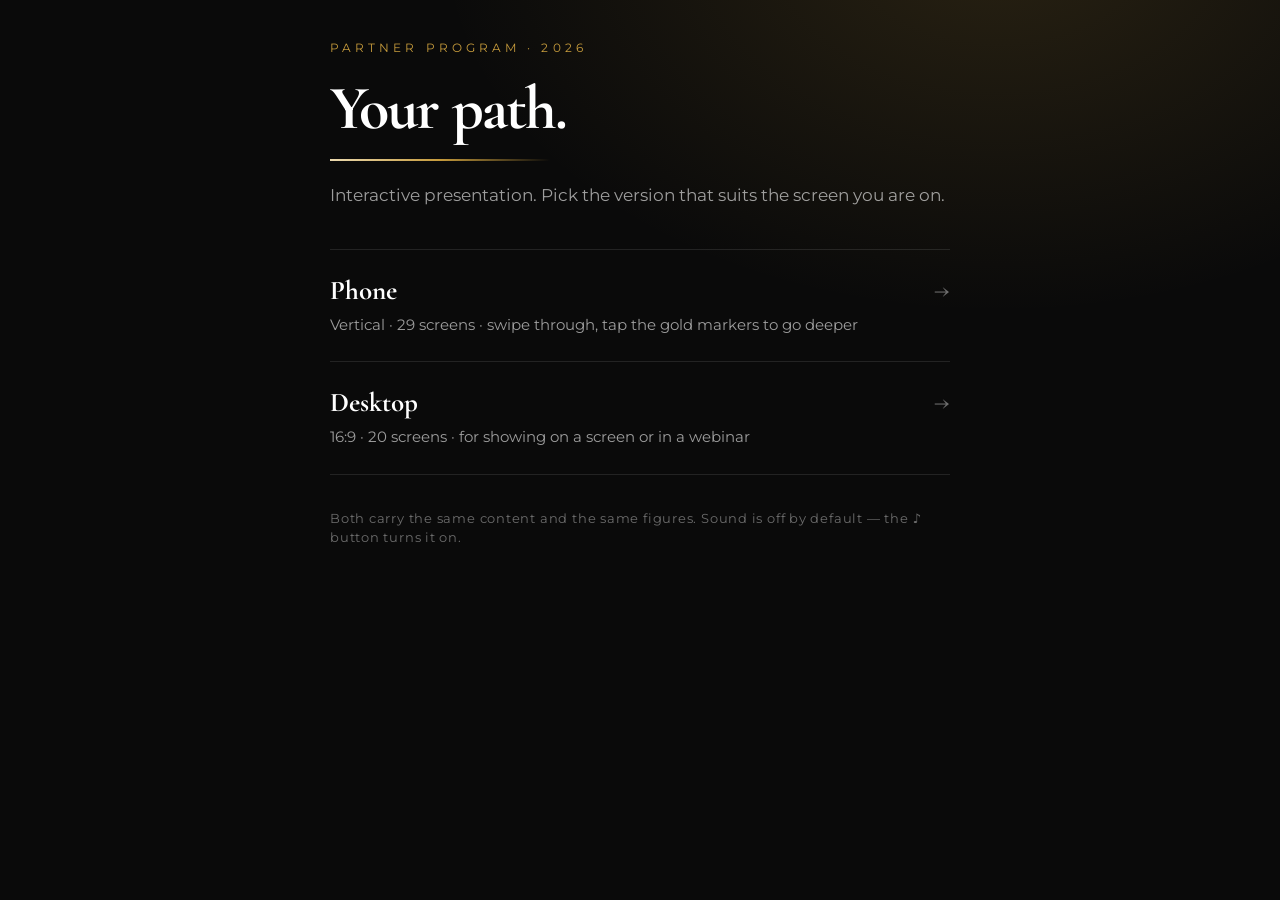
<file: index.html>
<!DOCTYPE html>
<html lang="en">
<head>
<meta charset="utf-8">
<meta name="viewport" content="width=device-width,initial-scale=1,viewport-fit=cover">
<meta name="theme-color" content="#0A0A0A">
<title>JetUP Legends · Your Path</title>
<meta name="robots" content="noindex,nofollow">
<link rel="preconnect" href="https://fonts.googleapis.com">
<link rel="preconnect" href="https://fonts.gstatic.com" crossorigin>
<link href="https://fonts.googleapis.com/css2?family=Montserrat:wght@300;400;600&family=Cormorant+Garamond:wght@400;500;600;700&display=swap" rel="stylesheet">
<style>
  :root{--gold:#C69B3C;--gold-lite:#EBDAB0;--w40:rgba(255,255,255,.4);--w60:rgba(255,255,255,.6);}
  *{box-sizing:border-box;-webkit-tap-highlight-color:transparent;}
  html,body{margin:0;min-height:100%;background:#0A0A0A;color:#fff;
    font-family:Montserrat,system-ui,sans-serif;}
  body{display:grid;place-items:center;padding:40px 24px;
    background-image:radial-gradient(900px 600px at 78% -10%,rgba(198,155,60,.16),rgba(0,0,0,0) 62%);}
  .wrap{width:100%;max-width:620px;}
  .eyebrow{font-size:12px;letter-spacing:.34em;color:var(--gold);margin-bottom:22px;}
  h1{font-family:"Cormorant Garamond",Georgia,serif;font-weight:700;font-size:clamp(38px,9vw,62px);
    line-height:1.04;letter-spacing:-.03em;margin:0 0 18px;}
  .rule{height:2px;width:220px;background:linear-gradient(90deg,#EBDAB0,#C69B3C,rgba(198,155,60,0));}
  .sub{font-size:17px;color:var(--w60);line-height:1.5;margin:22px 0 40px;}
  a.opt{display:block;text-decoration:none;color:inherit;border-top:1px solid rgba(255,255,255,.1);
    padding:26px 0;transition:padding-left .28s cubic-bezier(.22,.61,.36,1),border-color .28s;}
  a.opt:last-of-type{border-bottom:1px solid rgba(255,255,255,.1);}
  a.opt:hover,a.opt:focus{padding-left:12px;border-color:var(--gold);}
  a.opt .t{font-family:"Cormorant Garamond",Georgia,serif;font-weight:700;font-size:27px;line-height:1.1;
    margin-bottom:8px;display:flex;justify-content:space-between;align-items:center;gap:16px;}
  a.opt:hover .t{color:var(--gold-lite);}
  a.opt .arr{color:var(--w40);font-size:24px;}
  a.opt:hover .arr{color:var(--gold);}
  a.opt .s{font-size:15px;color:var(--w60);line-height:1.45;}
  .hint{margin-top:34px;font-size:13px;letter-spacing:.06em;color:var(--w40);line-height:1.5;}
</style>
</head>
<body>
<div class="wrap">
  <div class="eyebrow">PARTNER PROGRAM · 2026</div>
  <h1>Your path.</h1>
  <div class="rule"></div>
  <div class="sub">Interactive presentation. Pick the version that suits the screen you are on.</div>

  <a class="opt" href="your-path.html">
    <div class="t"><span>Phone</span><span class="arr">→</span></div>
    <div class="s">Vertical · 29 screens · swipe through, tap the gold markers to go deeper</div>
  </a>
  <a class="opt" href="your-path-wide.html">
    <div class="t"><span>Desktop</span><span class="arr">→</span></div>
    <div class="s">16:9 · 20 screens · for showing on a screen or in a webinar</div>
  </a>

  <div class="hint">Both carry the same content and the same figures. Sound is off by default — the ♪ button turns it on.</div>
</div>
</body>
</html>
</file>
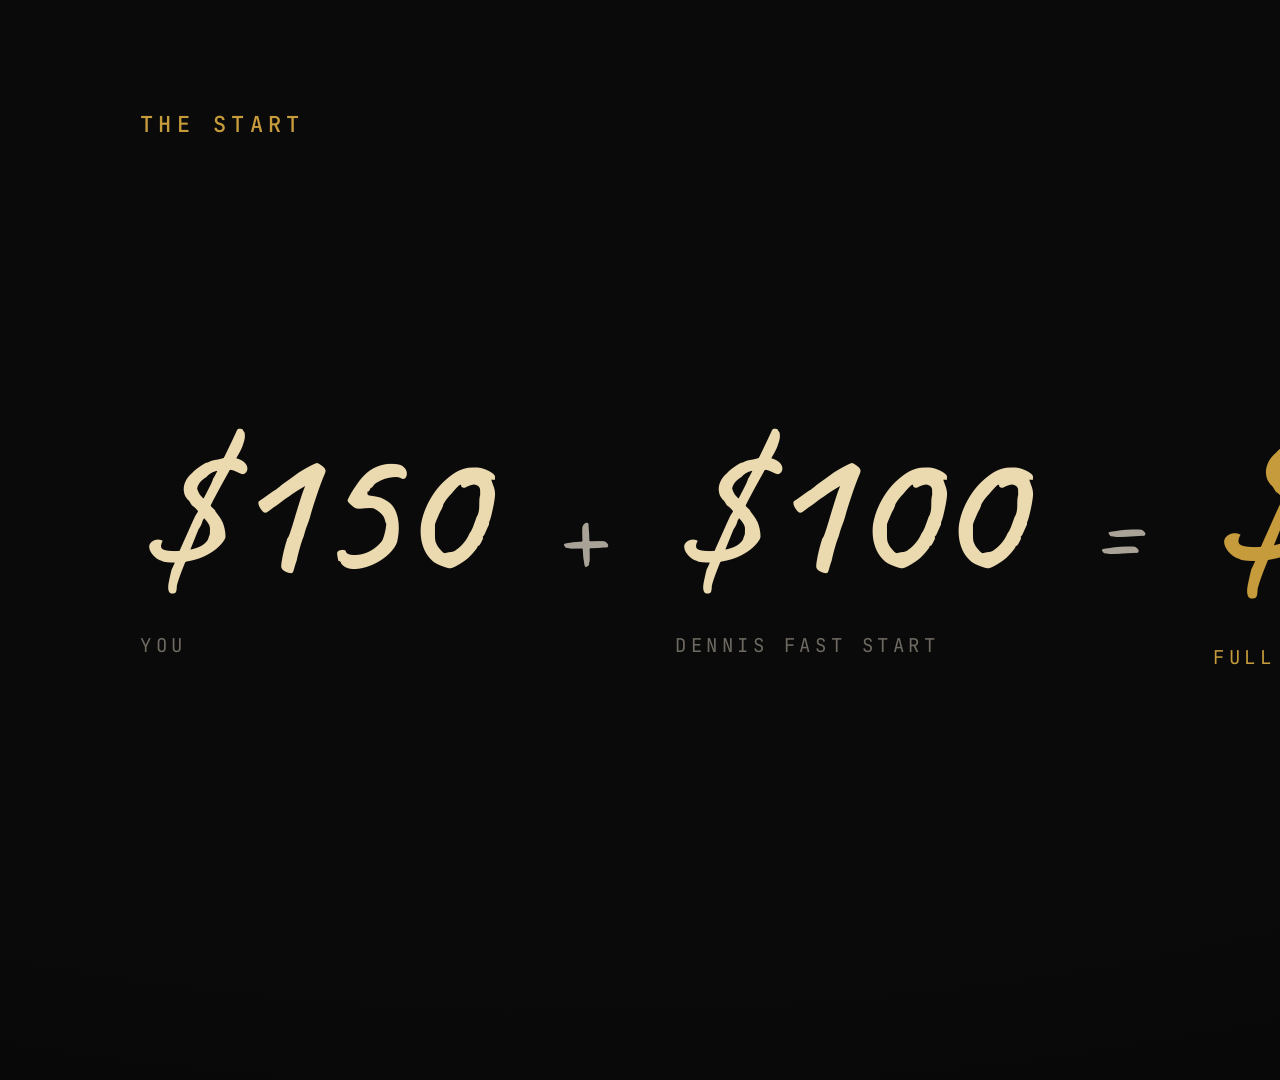
<file: video/three-lines-explainer/design/f1_start_hand.html>
<!doctype html><meta charset='utf-8'><style>
@import url('https://fonts.googleapis.com/css2?family=Caveat:wght@500;600&family=Cormorant+Garamond:ital,wght@0,500;0,600;1,500&family=JetBrains+Mono:wght@400;500&family=Montserrat:wght@400;500&display=swap');
*{margin:0;padding:0;box-sizing:border-box}
html,body{width:1920px;height:1080px;overflow:hidden}
body{background:#0A0A0A;position:relative;font-family:Montserrat,sans-serif;color:#A9A296}
.vignette{position:absolute;inset:0;background:radial-gradient(ellipse 120% 90% at 30% 40%, transparent 55%, rgba(0,0,0,.55) 100%)}
.stage{position:absolute;inset:0;padding:110px 140px}
.tag{font-family:'JetBrains Mono',monospace;font-size:22px;letter-spacing:.24em;color:#C69B3C;text-transform:uppercase;font-weight:500}
.hand{font-family:Caveat,cursive;color:#EBDAB0}
.serif{font-family:'Cormorant Garamond',serif;color:#EBDAB0}
.mono{font-family:'JetBrains Mono',monospace;letter-spacing:.24em;text-transform:uppercase}
.dim{color:#6E6A61}
.rule{height:1px;background:linear-gradient(90deg,#9C7A2E, #C69B3C 40%, rgba(198,155,60,.12))}
</style><body>
<div class='stage'>
  <div class='tag'>The Start</div>
  <div style='margin-top:210px;display:flex;align-items:baseline;gap:70px'>
    <div>
      <div class='hand' style='font-size:190px;font-weight:600'>$150</div>
      <div class='mono dim' style='font-size:19px;margin-top:6px'>you</div>
    </div>
    <div class='hand' style='font-size:120px;color:#A9A296'>+</div>
    <div>
      <div class='hand' style='font-size:190px;font-weight:600'>$100</div>
      <div class='mono dim' style='font-size:19px;margin-top:6px'>Dennis Fast Start</div>
    </div>
    <div class='hand' style='font-size:120px;color:#A9A296'>=</div>
    <div>
      <div class='hand' style='font-size:230px;font-weight:600;color:#C69B3C'>$250</div>
      <div class='mono' style='font-size:19px;margin-top:6px;color:#C69B3C'>full price of entry</div>
    </div>
  </div>
</div><div class='vignette'></div></body>
</file>
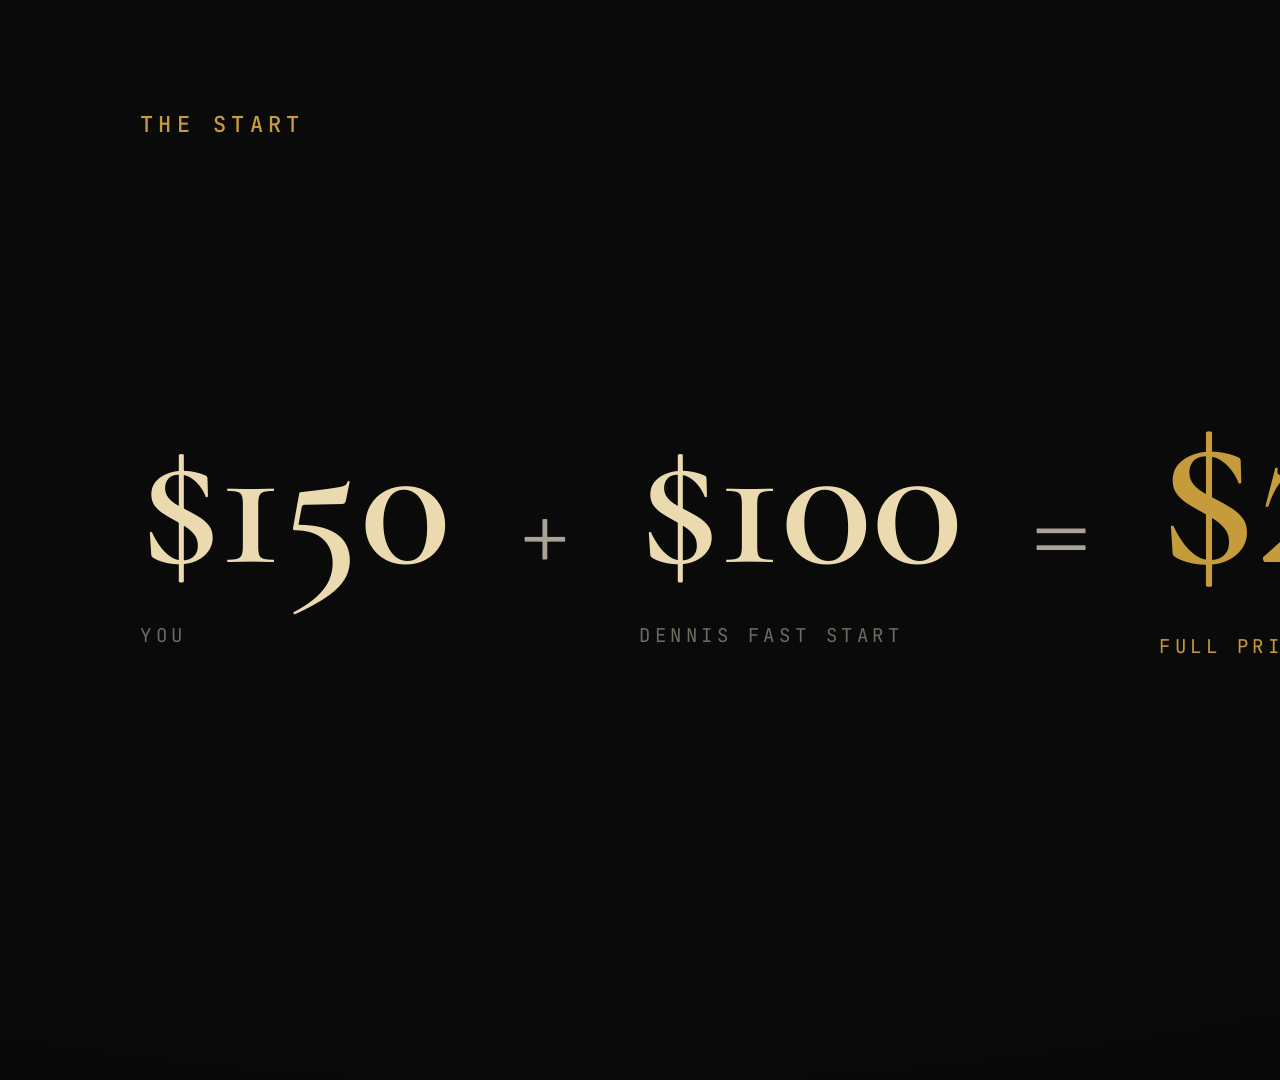
<file: video/three-lines-explainer/design/f1_start_serif.html>
<!doctype html><meta charset='utf-8'><style>
@import url('https://fonts.googleapis.com/css2?family=Caveat:wght@500;600&family=Cormorant+Garamond:ital,wght@0,500;0,600;1,500&family=JetBrains+Mono:wght@400;500&family=Montserrat:wght@400;500&display=swap');
*{margin:0;padding:0;box-sizing:border-box}
html,body{width:1920px;height:1080px;overflow:hidden}
body{background:#0A0A0A;position:relative;font-family:Montserrat,sans-serif;color:#A9A296}
.vignette{position:absolute;inset:0;background:radial-gradient(ellipse 120% 90% at 30% 40%, transparent 55%, rgba(0,0,0,.55) 100%)}
.stage{position:absolute;inset:0;padding:110px 140px}
.tag{font-family:'JetBrains Mono',monospace;font-size:22px;letter-spacing:.24em;color:#C69B3C;text-transform:uppercase;font-weight:500}
.hand{font-family:Caveat,cursive;color:#EBDAB0}
.serif{font-family:'Cormorant Garamond',serif;color:#EBDAB0}
.mono{font-family:'JetBrains Mono',monospace;letter-spacing:.24em;text-transform:uppercase}
.dim{color:#6E6A61}
.rule{height:1px;background:linear-gradient(90deg,#9C7A2E, #C69B3C 40%, rgba(198,155,60,.12))}
</style><body>
<div class='stage'>
  <div class='tag'>The Start</div>
  <div style='margin-top:210px;display:flex;align-items:baseline;gap:70px'>
    <div>
      <div class='serif' style='font-size:190px;font-weight:600'>$150</div>
      <div class='mono dim' style='font-size:19px;margin-top:6px'>you</div>
    </div>
    <div class='serif' style='font-size:120px;color:#A9A296'>+</div>
    <div>
      <div class='serif' style='font-size:190px;font-weight:600'>$100</div>
      <div class='mono dim' style='font-size:19px;margin-top:6px'>Dennis Fast Start</div>
    </div>
    <div class='serif' style='font-size:120px;color:#A9A296'>=</div>
    <div>
      <div class='serif' style='font-size:230px;font-weight:600;color:#C69B3C'>$250</div>
      <div class='mono' style='font-size:19px;margin-top:6px;color:#C69B3C'>full price of entry</div>
    </div>
  </div>
</div><div class='vignette'></div></body>
</file>
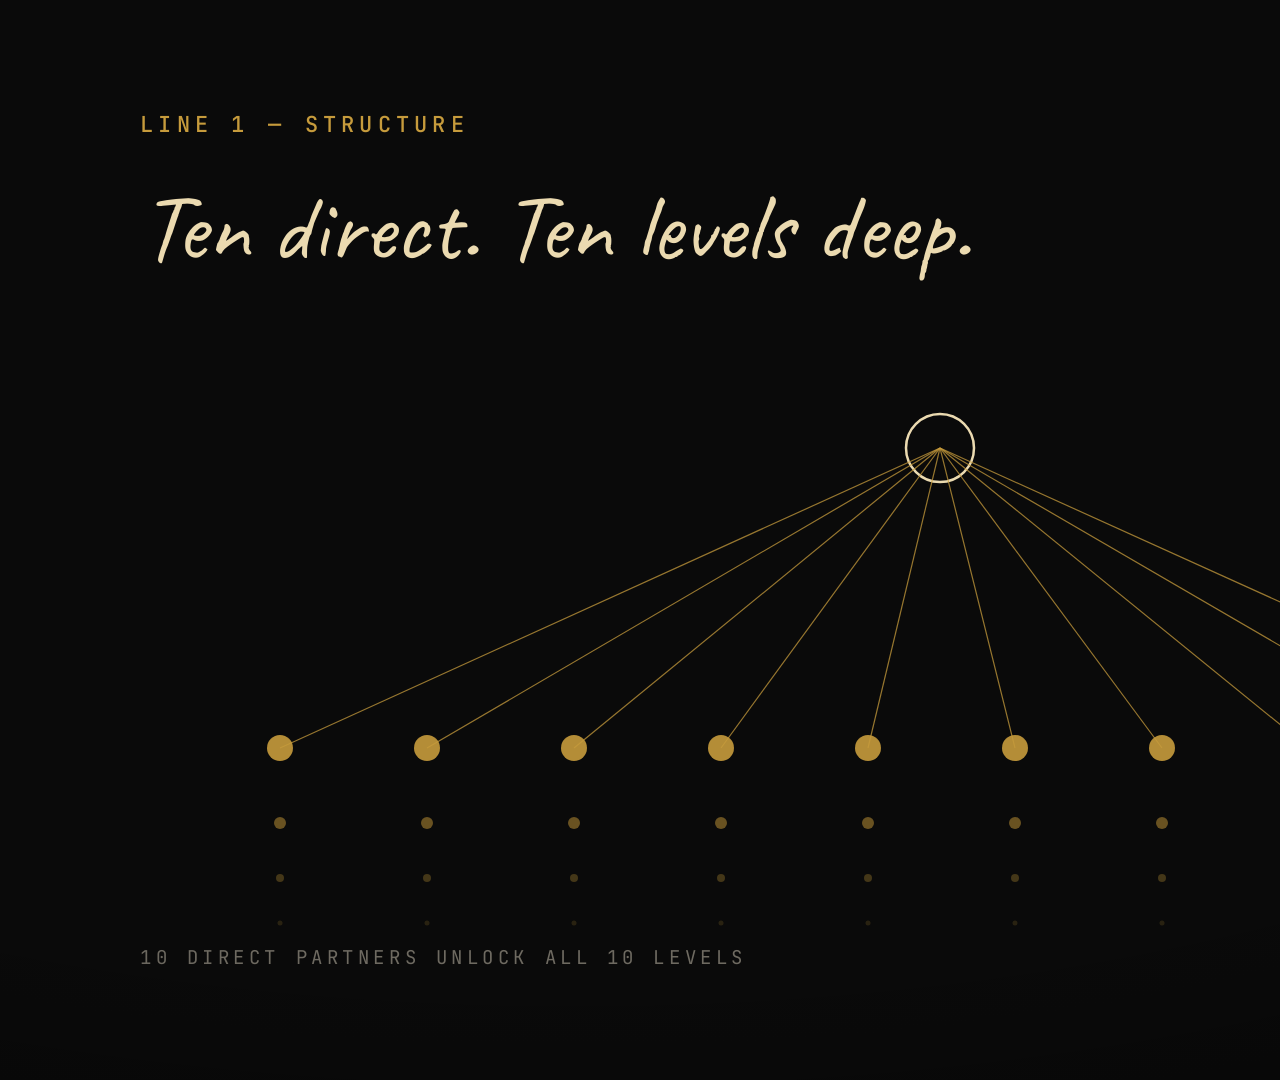
<file: video/three-lines-explainer/design/f3_line1.html>
<!doctype html><meta charset='utf-8'><style>
@import url('https://fonts.googleapis.com/css2?family=Caveat:wght@500;600&family=Cormorant+Garamond:ital,wght@0,500;0,600;1,500&family=JetBrains+Mono:wght@400;500&family=Montserrat:wght@400;500&display=swap');
*{margin:0;padding:0;box-sizing:border-box}
html,body{width:1920px;height:1080px;overflow:hidden}
body{background:#0A0A0A;position:relative;font-family:Montserrat,sans-serif;color:#A9A296}
.vignette{position:absolute;inset:0;background:radial-gradient(ellipse 120% 90% at 30% 40%, transparent 55%, rgba(0,0,0,.55) 100%)}
.stage{position:absolute;inset:0;padding:110px 140px}
.tag{font-family:'JetBrains Mono',monospace;font-size:22px;letter-spacing:.24em;color:#C69B3C;text-transform:uppercase;font-weight:500}
.hand{font-family:Caveat,cursive;color:#EBDAB0}
.serif{font-family:'Cormorant Garamond',serif;color:#EBDAB0}
.mono{font-family:'JetBrains Mono',monospace;letter-spacing:.24em;text-transform:uppercase}
.dim{color:#6E6A61}
.rule{height:1px;background:linear-gradient(90deg,#9C7A2E, #C69B3C 40%, rgba(198,155,60,.12))}
</style><body>
<div class='stage'>
  <div class='tag'>Line 1 — Structure</div>
  <div class='hand' style='font-size:96px;margin-top:28px'>Ten direct. Ten levels deep.</div>
  <svg width='1640' height='640' viewBox='0 0 1640 640' style='margin-top:40px'>
    <circle cx='800' cy='120' r='34' fill='none' stroke='#EBDAB0' stroke-width='2.5'/>
    <line x1='800' y1='120' x2='140' y2='420' stroke='#C69B3C' stroke-width='1.2' opacity='.75'/><line x1='800' y1='120' x2='287' y2='420' stroke='#C69B3C' stroke-width='1.2' opacity='.75'/><line x1='800' y1='120' x2='434' y2='420' stroke='#C69B3C' stroke-width='1.2' opacity='.75'/><line x1='800' y1='120' x2='581' y2='420' stroke='#C69B3C' stroke-width='1.2' opacity='.75'/><line x1='800' y1='120' x2='728' y2='420' stroke='#C69B3C' stroke-width='1.2' opacity='.75'/><line x1='800' y1='120' x2='875' y2='420' stroke='#C69B3C' stroke-width='1.2' opacity='.75'/><line x1='800' y1='120' x2='1022' y2='420' stroke='#C69B3C' stroke-width='1.2' opacity='.75'/><line x1='800' y1='120' x2='1169' y2='420' stroke='#C69B3C' stroke-width='1.2' opacity='.75'/><line x1='800' y1='120' x2='1316' y2='420' stroke='#C69B3C' stroke-width='1.2' opacity='.75'/><line x1='800' y1='120' x2='1463' y2='420' stroke='#C69B3C' stroke-width='1.2' opacity='.75'/><circle cx='140' cy='420' r='13' fill='#C69B3C' opacity='.9'/><circle cx='287' cy='420' r='13' fill='#C69B3C' opacity='.9'/><circle cx='434' cy='420' r='13' fill='#C69B3C' opacity='.9'/><circle cx='581' cy='420' r='13' fill='#C69B3C' opacity='.9'/><circle cx='728' cy='420' r='13' fill='#C69B3C' opacity='.9'/><circle cx='875' cy='420' r='13' fill='#C69B3C' opacity='.9'/><circle cx='1022' cy='420' r='13' fill='#C69B3C' opacity='.9'/><circle cx='1169' cy='420' r='13' fill='#C69B3C' opacity='.9'/><circle cx='1316' cy='420' r='13' fill='#C69B3C' opacity='.9'/><circle cx='1463' cy='420' r='13' fill='#C69B3C' opacity='.9'/><circle cx='140' cy='495' r='6' fill='#9C7A2E' opacity='.65'/><circle cx='287' cy='495' r='6' fill='#9C7A2E' opacity='.65'/><circle cx='434' cy='495' r='6' fill='#9C7A2E' opacity='.65'/><circle cx='581' cy='495' r='6' fill='#9C7A2E' opacity='.65'/><circle cx='728' cy='495' r='6' fill='#9C7A2E' opacity='.65'/><circle cx='875' cy='495' r='6' fill='#9C7A2E' opacity='.65'/><circle cx='1022' cy='495' r='6' fill='#9C7A2E' opacity='.65'/><circle cx='1169' cy='495' r='6' fill='#9C7A2E' opacity='.65'/><circle cx='1316' cy='495' r='6' fill='#9C7A2E' opacity='.65'/><circle cx='1463' cy='495' r='6' fill='#9C7A2E' opacity='.65'/><circle cx='140' cy='550' r='4' fill='#9C7A2E' opacity='.4'/><circle cx='287' cy='550' r='4' fill='#9C7A2E' opacity='.4'/><circle cx='434' cy='550' r='4' fill='#9C7A2E' opacity='.4'/><circle cx='581' cy='550' r='4' fill='#9C7A2E' opacity='.4'/><circle cx='728' cy='550' r='4' fill='#9C7A2E' opacity='.4'/><circle cx='875' cy='550' r='4' fill='#9C7A2E' opacity='.4'/><circle cx='1022' cy='550' r='4' fill='#9C7A2E' opacity='.4'/><circle cx='1169' cy='550' r='4' fill='#9C7A2E' opacity='.4'/><circle cx='1316' cy='550' r='4' fill='#9C7A2E' opacity='.4'/><circle cx='1463' cy='550' r='4' fill='#9C7A2E' opacity='.4'/><circle cx='140' cy='595' r='2.5' fill='#9C7A2E' opacity='.22'/><circle cx='287' cy='595' r='2.5' fill='#9C7A2E' opacity='.22'/><circle cx='434' cy='595' r='2.5' fill='#9C7A2E' opacity='.22'/><circle cx='581' cy='595' r='2.5' fill='#9C7A2E' opacity='.22'/><circle cx='728' cy='595' r='2.5' fill='#9C7A2E' opacity='.22'/><circle cx='875' cy='595' r='2.5' fill='#9C7A2E' opacity='.22'/><circle cx='1022' cy='595' r='2.5' fill='#9C7A2E' opacity='.22'/><circle cx='1169' cy='595' r='2.5' fill='#9C7A2E' opacity='.22'/><circle cx='1316' cy='595' r='2.5' fill='#9C7A2E' opacity='.22'/><circle cx='1463' cy='595' r='2.5' fill='#9C7A2E' opacity='.22'/>
  </svg>
  <div class='mono dim' style='font-size:19px;position:absolute;bottom:110px;left:140px'>10 direct partners unlock all 10 levels</div>
</div><div class='vignette'></div></body>
</file>
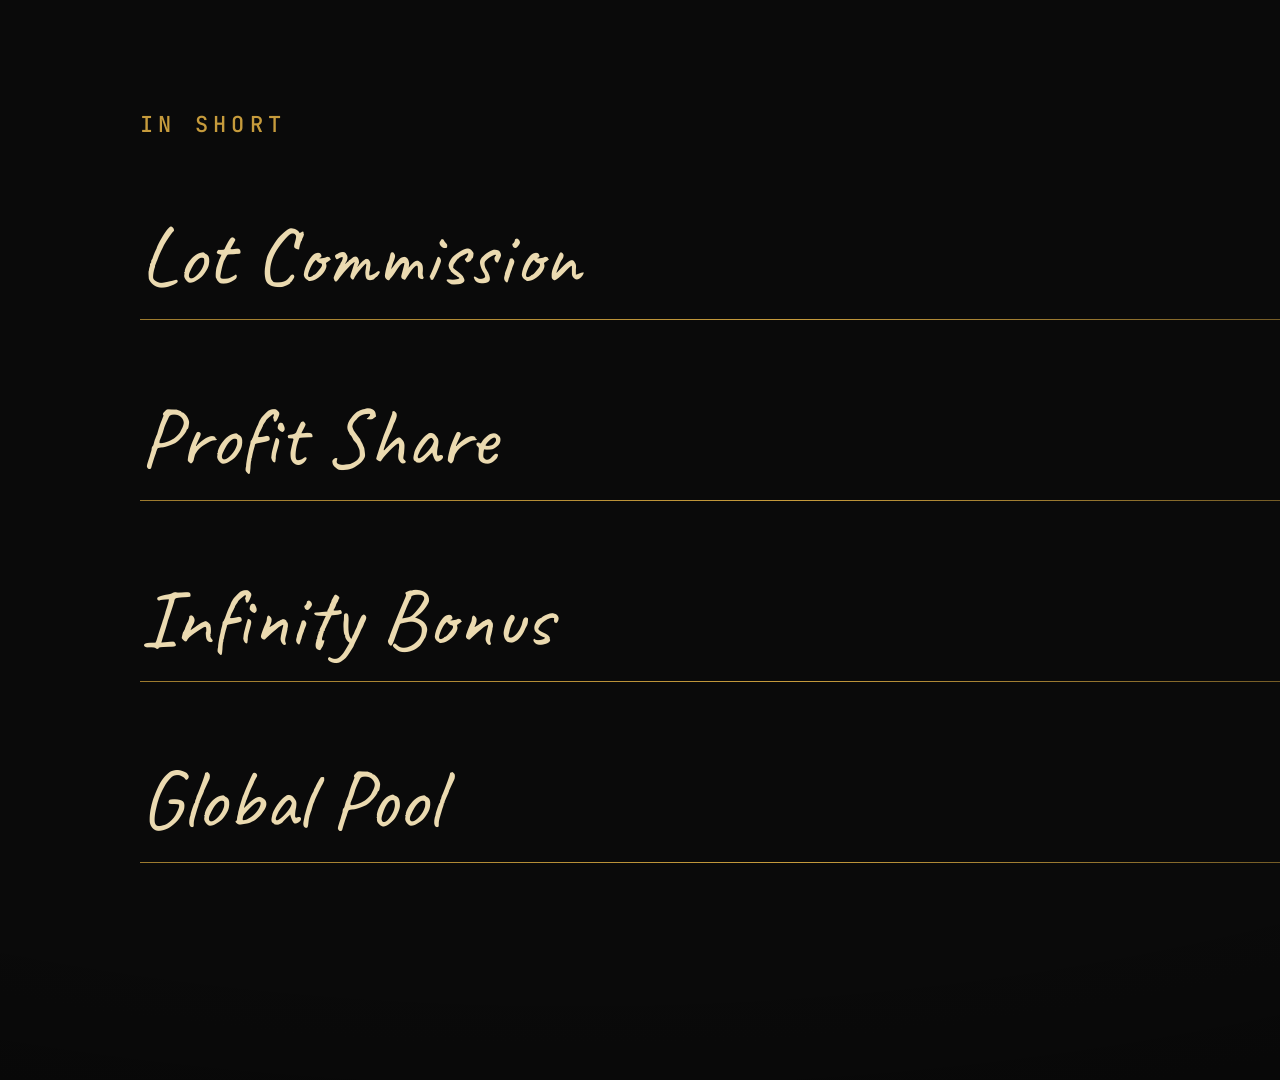
<file: video/three-lines-explainer/design/f6_streams.html>
<!doctype html><meta charset='utf-8'><style>
@import url('https://fonts.googleapis.com/css2?family=Caveat:wght@500;600&family=Cormorant+Garamond:ital,wght@0,500;0,600;1,500&family=JetBrains+Mono:wght@400;500&family=Montserrat:wght@400;500&display=swap');
*{margin:0;padding:0;box-sizing:border-box}
html,body{width:1920px;height:1080px;overflow:hidden}
body{background:#0A0A0A;position:relative;font-family:Montserrat,sans-serif;color:#A9A296}
.vignette{position:absolute;inset:0;background:radial-gradient(ellipse 120% 90% at 30% 40%, transparent 55%, rgba(0,0,0,.55) 100%)}
.stage{position:absolute;inset:0;padding:110px 140px}
.tag{font-family:'JetBrains Mono',monospace;font-size:22px;letter-spacing:.24em;color:#C69B3C;text-transform:uppercase;font-weight:500}
.hand{font-family:Caveat,cursive;color:#EBDAB0}
.serif{font-family:'Cormorant Garamond',serif;color:#EBDAB0}
.mono{font-family:'JetBrains Mono',monospace;letter-spacing:.24em;text-transform:uppercase}
.dim{color:#6E6A61}
.rule{height:1px;background:linear-gradient(90deg,#9C7A2E, #C69B3C 40%, rgba(198,155,60,.12))}
</style><body>
<div class='stage'>
  <div class='tag'>In Short</div>
  <div style='margin-top:40px'>
  <div style='margin-top:64px'>
    <div style='display:flex;justify-content:space-between;align-items:baseline'>
      <div class='hand' style='font-size:84px'>Lot Commission</div>
      <div class='mono' style='font-size:24px;color:#A9A296'>per trade</div>
    </div>
    <div class='rule' style='margin-top:10px'></div>
  </div>
  <div style='margin-top:64px'>
    <div style='display:flex;justify-content:space-between;align-items:baseline'>
      <div class='hand' style='font-size:84px'>Profit Share</div>
      <div class='mono' style='font-size:24px;color:#A9A296'>on results</div>
    </div>
    <div class='rule' style='margin-top:10px'></div>
  </div>
  <div style='margin-top:64px'>
    <div style='display:flex;justify-content:space-between;align-items:baseline'>
      <div class='hand' style='font-size:84px'>Infinity Bonus</div>
      <div class='mono' style='font-size:24px;color:#A9A296'>through the depth</div>
    </div>
    <div class='rule' style='margin-top:10px'></div>
  </div>
  <div style='margin-top:64px'>
    <div style='display:flex;justify-content:space-between;align-items:baseline'>
      <div class='hand' style='font-size:84px'>Global Pool</div>
      <div class='mono' style='font-size:24px;color:#A9A296'>from the whole</div>
    </div>
    <div class='rule' style='margin-top:10px'></div>
  </div></div>
</div><div class='vignette'></div></body>
</file>
